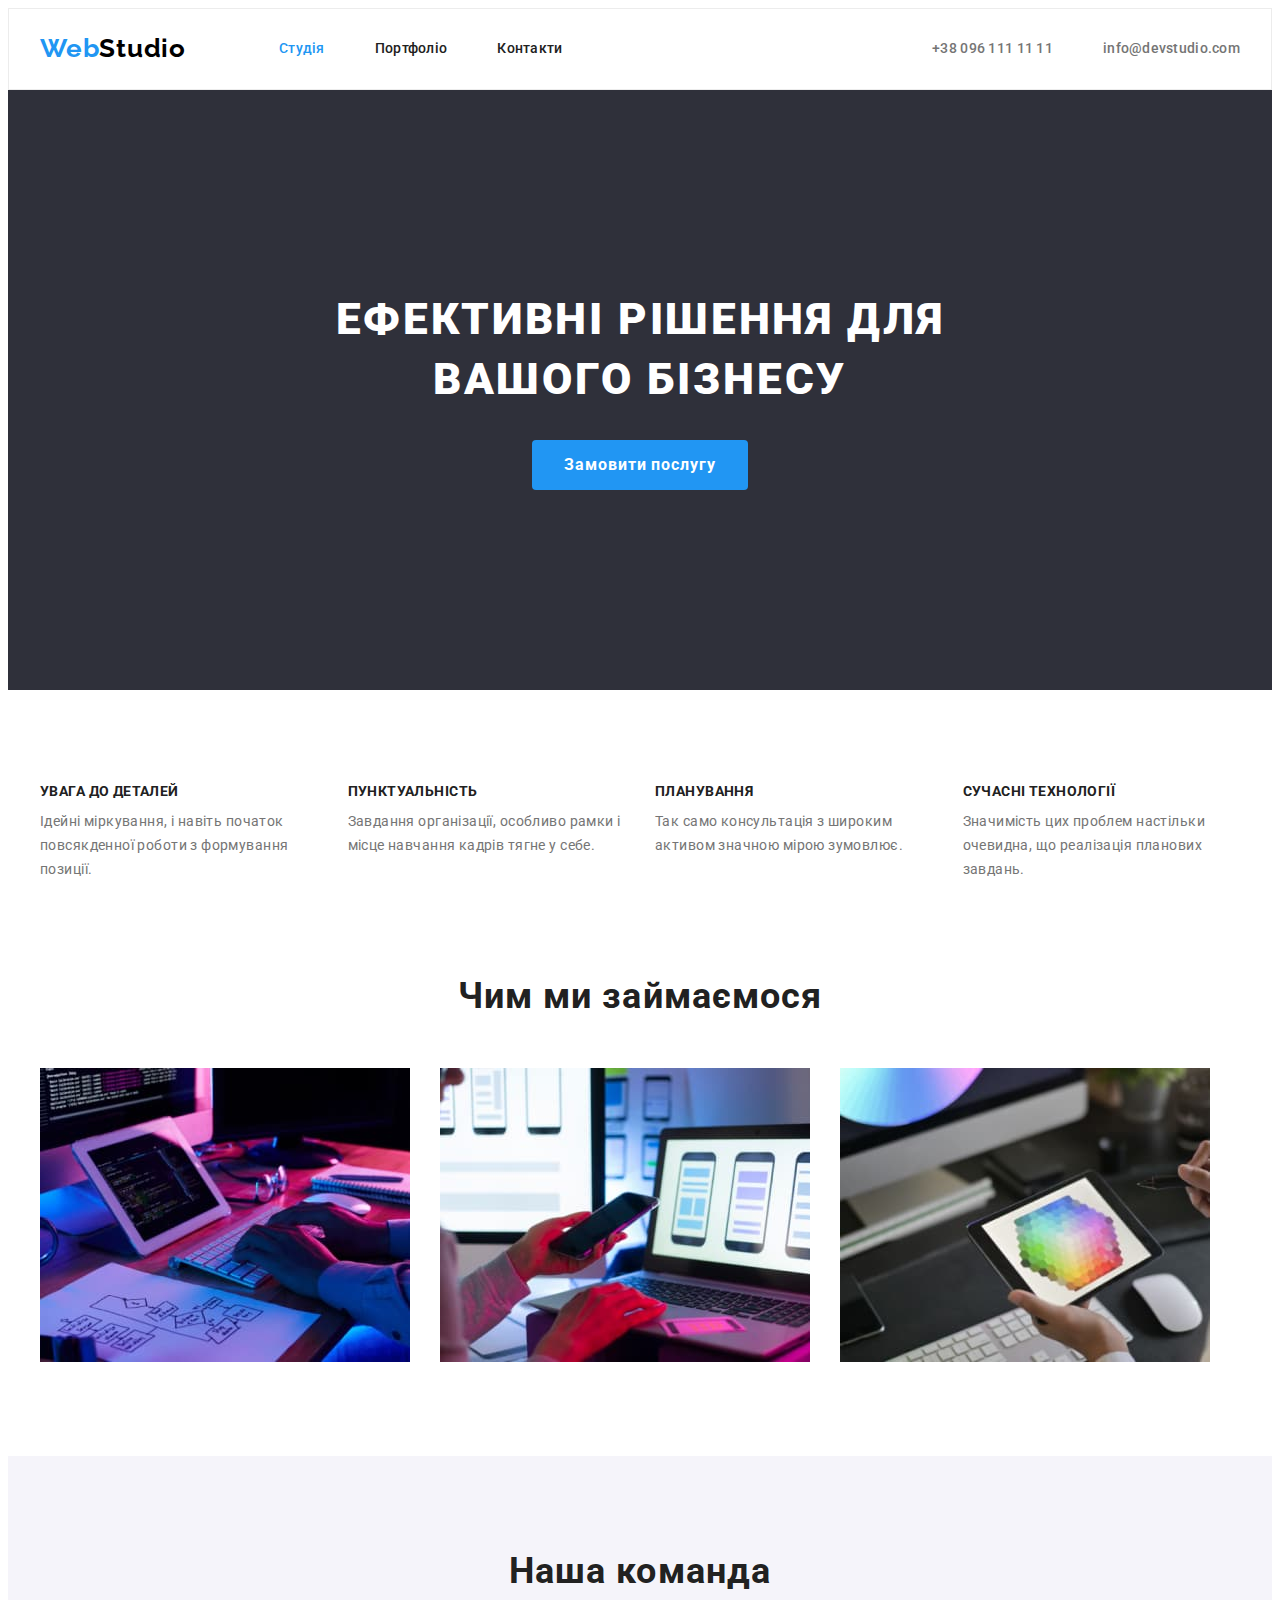
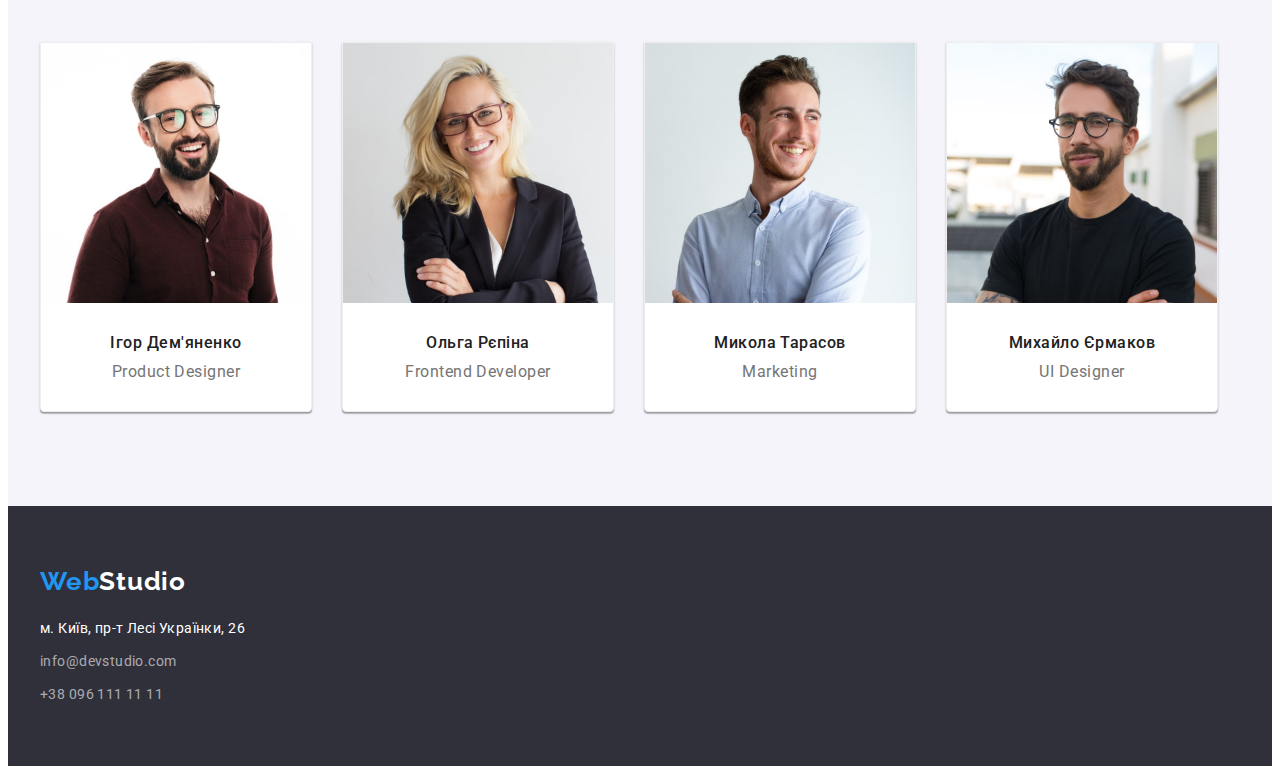
<file: index.html>
<!DOCTYPE html>
<html lang="uk">
  <head>
    <meta charset="UTF-8" />
    <meta http-equiv="X-UA-Compatible" content="IE=edge" />
    <meta name="viewport" content="width=device-width, initial-scale=1.0" />
    <title>Studio</title>
    <link rel="preconnect" href="https://fonts.googleapis.com" />
    <link rel="preconnect" href="https://fonts.gstatic.com" crossorigin />
    <link
      href="https://fonts.googleapis.com/css2?family=Raleway:wght@700&family=Roboto:wght@400;500;700;900&display=swap"
      rel="stylesheet"
    />
    <link
      rel="stylesheet"
      href="https://cdnjs.cloudflare.com/ajax/libs/modern-normalize/1.1.0/modern-normalize.min.css"
      integrity="sha512-wpPYUAdjBVSE4KJnH1VR1HeZfpl1ub8YT/NKx4PuQ5NmX2tKuGu6U/JRp5y+Y8XG2tV+wKQpNHVUX03MfMFn9Q=="
      crossorigin="anonymous"
      referrerpolicy="no-referrer"
    />
    <link rel="stylesheet" href="./css/styles.css" />
  </head>
  <body>
    <header class="header">
      <div class="container container-header">
        <a href="./index.html" lang="en" class="logo-blue link logo"
          >Web<span class="logo-black">Studio</span></a
        >
        <nav>
          <ul class="list container-navigation">
            <li class="navigation-item">
              <a href="" class="navigation-link current link">Студія</a>
            </li>
            <li class="navigation-item">
              <a href="./portfolio.html" class="navigation-link link">Портфоліо</a>
            </li>
            <li class="navigation-item"><a href="" class="navigation-link link">Контакти</a></li>
          </ul>
        </nav>
        <ul class="list container-contact">
          <li><a href="mailto:info@devstudio.com" class="contact link">info@devstudio.com</a></li>
          <li><a href="tel:+380961111111" class="contact link">+38 096 111 11 11</a></li>
        </ul>
      </div>
    </header>

    <main>
      <section class="hero">
        <div class="container hero-container">
          <h1 class="hero-title">Ефективні рішення для вашого бізнесу</h1>
          <button type="button" class="hero-button">Замовити послугу</button>
        </div>
      </section>
      <section class="section section-pb-null">
        <div class="container">
          <h2 class="visually-hidden">Наші переваги</h2>
          <ul class="list preference-container">
            <li class="list-preference">
              <h3 class="item-preference">Увага до деталей</h3>
              <p class="text-preference">
                Ідейні міркування, і навіть початок повсякденної роботи з формування позиції.
              </p>
            </li>
            <li class="list-preference">
              <h3 class="item-preference">Пунктуальність</h3>
              <p class="text-preference">
                Завдання організації, особливо рамки і місце навчання кадрів тягне у себе.
              </p>
            </li>
            <li class="list-preference">
              <h3 class="item-preference">Планування</h3>
              <p class="text-preference">
                Так само консультація з широким активом значною мірою зумовлює.
              </p>
            </li>
            <li class="list-preference">
              <h3 class="item-preference">Сучасні технології</h3>
              <p class="text-preference">
                Значимість цих проблем настільки очевидна, що реалізація планових завдань.
              </p>
            </li>
          </ul>
        </div>
      </section>
      <section class="section">
        <div class="container">
          <h2 class="title-section">Чим ми займаємося</h2>
          <ul class="list section-our-work">
            <li>
              <img
                class="work-tim-project-img"
                src="./images/our-work/our-work-jpg-1.jpg"
                alt="Людина працює на комп'ютері"
                width="370"
                height="294"
              />
            </li>
            <li>
              <img
                class="work-tim-project-img"
                src="./images/our-work/our-work-jpg-2.jpg"
                alt="Людина працює на смартфоні та ноутбуці"
                width="370"
                height="294"
              />
            </li>
            <li>
              <img
                class="work-tim-project-img"
                src="./images/our-work/our-work-jpg-3.jpg"
                alt="Людина працює на графічному планшеті"
                width="370"
                height="294"
              />
            </li>
          </ul>
        </div>
      </section>
      <section class="section-our-tim section">
        <div class="container">
          <h2 class="title-section">Наша команда</h2>
          <ul class="list our-tim-container">
            <li class="list-our-tim">
              <img
                class="img-our-tim work-tim-project-img"
                src="./images/our-team/team-jpg-1.jpg"
                alt="Усміхнений хлопець в окулярах"
                width="270"
                height="260"
              />
              <div class="text-our-tim">
              <h3 class="our-workers">Ігор Дем'яненко</h3>
              <p lang="en" class="working-positions">Product Designer</p>
              </div>
            </li>
            <li class="list-our-tim">
              <img
                class="img-our-tim work-tim-project-img"
                src="./images/our-team/team-jpg-2.jpg"
                alt="Усміхнена дівчина в окулярах"
                width="270"
                height="260"
              />
              <div class="text-our-tim">
              <h3 class="our-workers">Ольга Рєпіна</h3>
              <p lang="en" class="working-positions">Frontend Developer</p>
              </div>
            </li>
            <li class="list-our-tim">
              <img
                class="img-our-tim work-tim-project-img"
                src="./images/our-team/team-jpg-3.jpg"
                alt="Усміхнений хлопець"
                width="270"
                height="260"
              />
              <div class="text-our-tim">
              <h3 class="our-workers">Микола Тарасов</h3>
              <p lang="en" class="working-positions">Marketing</p>
              </div>
            </li>
            <li class="list-our-tim">
              <img
                class="img-our-tim work-tim-project-img"
                src="./images/our-team/team-jpg-4.jpg"
                alt="Усміхнений хлопець в окулярах"
                width="270"
                height="260"
              />
              <div class="text-our-tim">
              <h3 class="our-workers">Михайло Єрмаков</h3>
              <p lang="en" class="working-positions">UI Designer</p>
              </div>
            </li>
          </ul>
        </div>
      </section>
    </main>
    <footer class="footer">
      <div class="container">
          <a href="./index.html" lang="en" class="logo-blue logo-footer link"
            >Web<span class="logo-white">Studio</span></a
          >
          <address class="addres">
            <ul>
              <li class="addres-list">
                <a
                  href="https://goo.gl/maps/gcZeXsUXaWPPvR7o7"
                  target="_blank"
                  rel="noopenet noreferrer nofollow"
                  class="addres-link addres-footer link"
                  >м. Київ, пр-т Лесі Українки, 26</a
                >
              </li>
              <li class="addres-list">
                <a href="mailto:info@devstudio.com" class="mail-pfone-in-footer addres-footer link"
                  >info@devstudio.com</a
                >
              </li>
              <li class="addres-list">
                <a href="tel:+380961111111" class="mail-pfone-in-footer addres-footer link"
                  >+38 096 111 11 11</a
                >
              </li>
            </ul>
          </address>
      </div>
    </footer>
  </body>
</html>
</file>
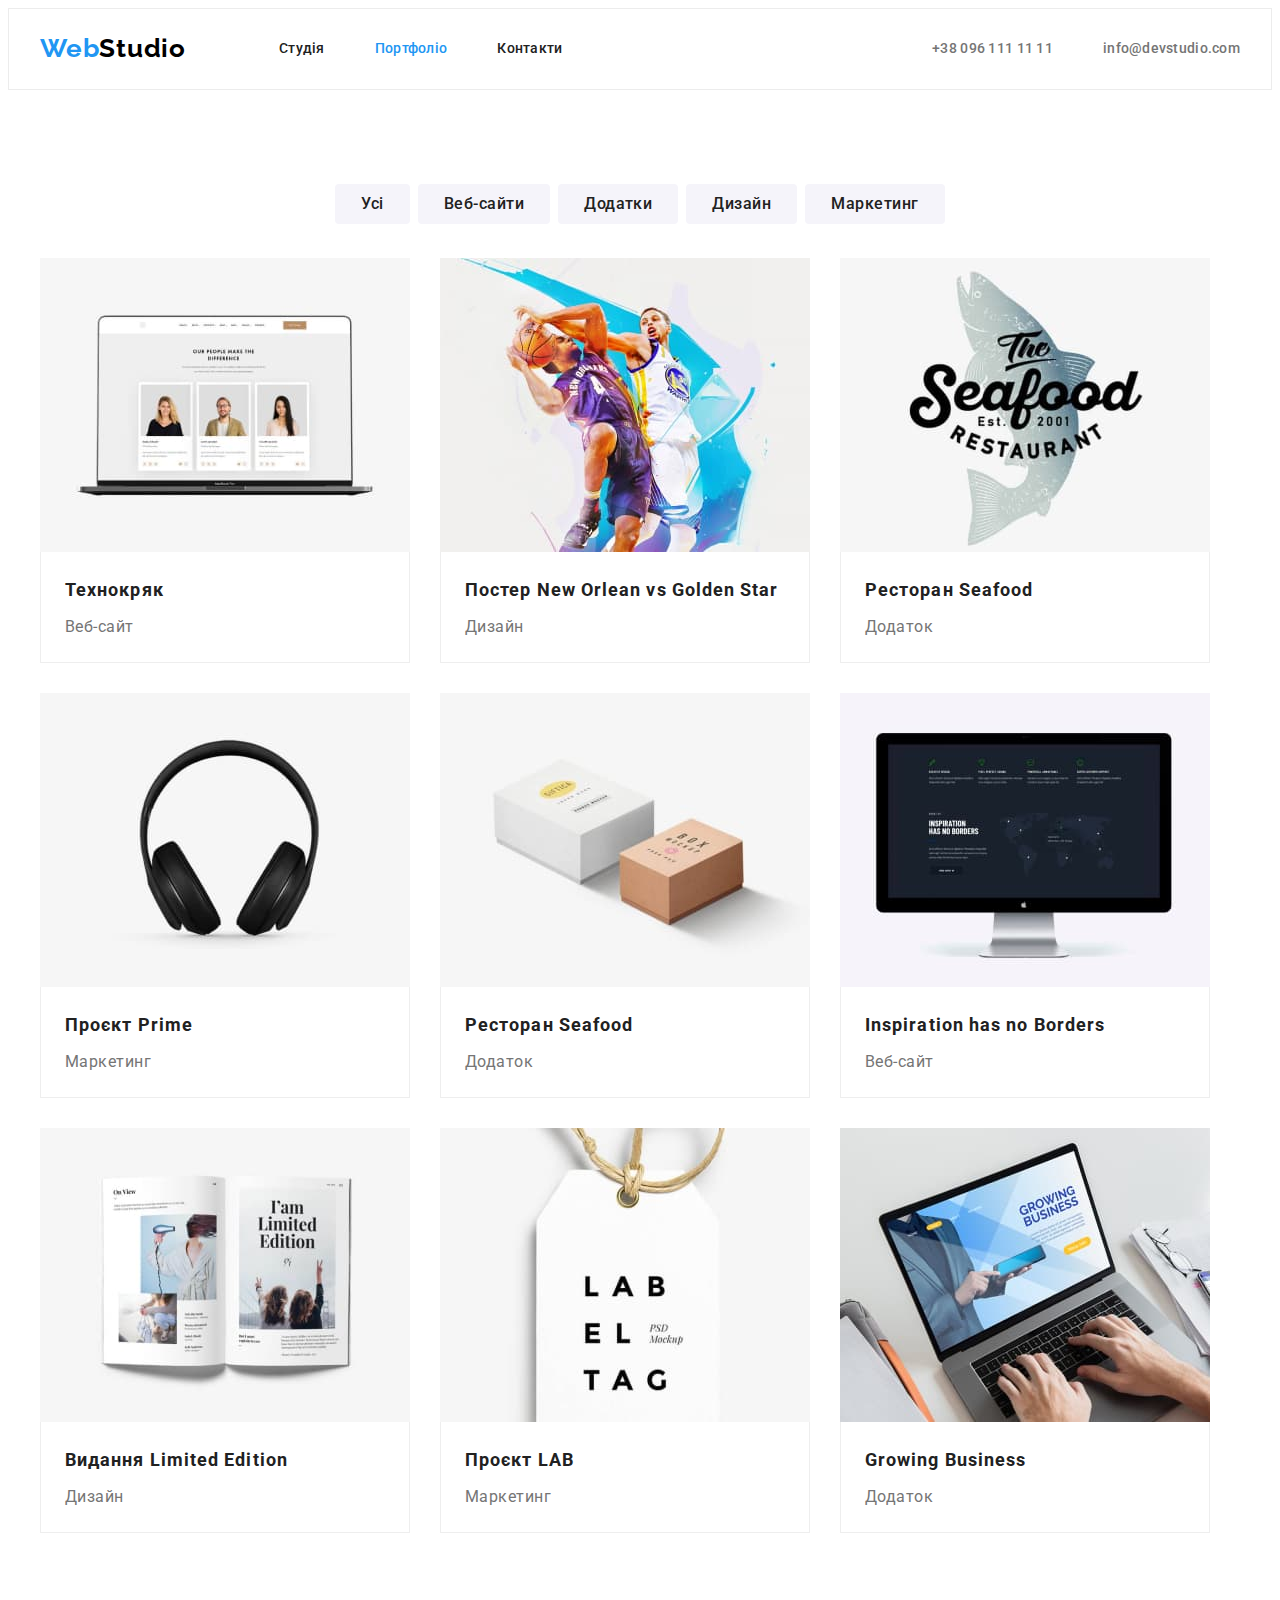
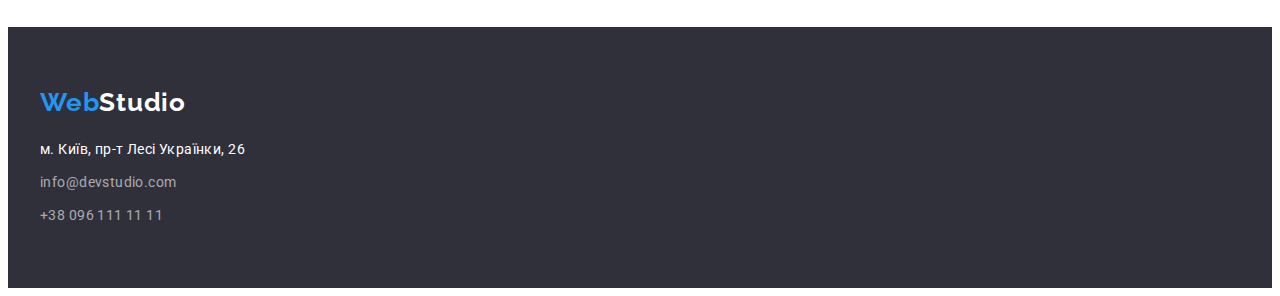
<file: portfolio.html>
<!DOCTYPE html>
<html lang="uk">
  <head>
    <meta charset="UTF-8" />
    <meta http-equiv="X-UA-Compatible" content="IE=edge" />
    <meta name="viewport" content="width=device-width, initial-scale=1.0" />
    <title>Portfolio</title>
    <link rel="preconnect" href="https://fonts.googleapis.com" />
    <link rel="preconnect" href="https://fonts.gstatic.com" crossorigin />
    <link
      href="https://fonts.googleapis.com/css2?family=Raleway:wght@700&family=Roboto:wght@400;500;700;900&display=swap"
      rel="stylesheet"
    />
    <link
      rel="stylesheet"
      href="https://cdnjs.cloudflare.com/ajax/libs/modern-normalize/1.1.0/modern-normalize.min.css"
      integrity="sha512-wpPYUAdjBVSE4KJnH1VR1HeZfpl1ub8YT/NKx4PuQ5NmX2tKuGu6U/JRp5y+Y8XG2tV+wKQpNHVUX03MfMFn9Q=="
      crossorigin="anonymous"
      referrerpolicy="no-referrer"
    />
    <link rel="stylesheet" href="./css/styles.css" />
  </head>
  <body>
    <header class="header">
      <div class="container container-header">
        <a href="./index.html" lang="en" class="logo-blue link logo"
          >Web<span class="logo-black">Studio</span></a
        >
        <nav>
          <ul class="list container-navigation">
            <li class="navigation-item">
              <a href="./index.html" class="navigation-link link">Студія</a>
            </li>
            <li class="navigation-item">
              <a href="" class="navigation-link current link">Портфоліо</a>
            </li>
            <li class="navigation-item"><a href="" class="navigation-link link">Контакти</a></li>
          </ul>
        </nav>
        <ul class="list container-contact">
          <li><a href="mailto:info@devstudio.com" class="contact link">info@devstudio.com</a></li>
          <li><a href="tel:+380961111111" class="contact link">+38 096 111 11 11</a></li>
        </ul>
      </div>
    </header>

    <main>
      <section class="section-our-projects section">
        <div class="container">
          <ul class="list container-btn">
            <li><button type="button" class="button-our-projects">Усі</button></li>
            <li><button type="button" class="button-our-projects">Веб-сайти</button></li>
            <li><button type="button" class="button-our-projects">Додатки</button></li>
            <li><button type="button" class="button-our-projects">Дизайн</button></li>
            <li><button type="button" class="button-our-projects">Маркетинг</button></li>
          </ul>
          <h1 class="visually-hidden">Наші проекти</h1>
          <ul class="list our-project">
            <li class="item-our-project">
              <a href="" class="link-our-project link">
                <img
                  class="img-project work-tim-project-img"
                  src="./images/portfolio-projects/project-img1.jpg"
                  alt="Двое усміхнених дівчат та хлопець в окулярах"
                  width="370"
                  height="294"
                />
                <div class="text-our-project">
                  <h2 class="title-our-projects">Технокряк</h2>
                  <p class="project-type">Веб-сайт</p>
                </div>
              </a>
            </li>
            <li class="item-our-project">
              <a href="" class="link-our-project link">
                <img
                  class="img-project work-tim-project-img"
                  src="./images/portfolio-projects/project-img2.jpg"
                  alt="Двоє чоловіків грають в баскетбол"
                  width="370"
                  height="294"
                />
                <div class="text-our-project">
                  <h2 class="title-our-projects">
                    Постер <span lang="en">New Orlean vs Golden Star</span>
                  </h2>
                  <p class="project-type">Дизайн</p>
                </div>
              </a>
            </li>
            <li class="item-our-project">
              <a href="" class="link-our-project link">
                <img
                  class="img-project work-tim-project-img"
                  src="./images/portfolio-projects/project-img3.jpg"
                  alt="Емблема рибного ресторану"
                  width="370"
                  height="294"
                />
                <div class="text-our-project">
                  <h2 class="title-our-projects">Ресторан <span lang="en">Seafood</span></h2>
                  <p class="project-type">Додаток</p>
                </div>
              </a>
            </li>
            <li class="item-our-project">
              <a href="" class="link-our-project link">
                <img
                  class="img-project work-tim-project-img"
                  src="./images/portfolio-projects/project-img4.jpg"
                  alt="Бездротові навушники"
                  width="370"
                  height="294"
                />
                <div class="text-our-project">
                  <h2 class="title-our-projects">Проєкт <span lang="en">Prime</span></h2>
                  <p class="project-type">Маркетинг</p>
                </div>
              </a>
            </li>
            <li class="item-our-project">
              <a href="" class="link-our-project link">
                <img
                  class="img-project work-tim-project-img"
                  src="./images/portfolio-projects/project-img5.jpg"
                  alt="Дві коробочки"
                  width="370"
                  height="294"
                />
                <div class="text-our-project">
                  <h2 class="title-our-projects">Ресторан <span lang="en">Seafood</span></h2>
                  <p class="project-type">Додаток</p>
                </div>
              </a>
            </li>
            <li class="item-our-project">
              <a href="" class="link-our-project link">
                <img
                  class="img-project work-tim-project-img"
                  src="./images/portfolio-projects/project-img6.jpg"
                  alt="Монітор"
                  width="370"
                  height="294"
                />
                <div class="text-our-project">
                  <h2 lang="en" class="title-our-projects">Inspiration has no Borders</h2>
                  <p class="project-type">Веб-сайт</p>
                </div>
              </a>
            </li>
            <li class="item-our-project">
              <a href="" class="link-our-project link">
                <img
                  class="img-project work-tim-project-img"
                  src="./images/portfolio-projects/project-img7.jpg"
                  alt="Розгорнутий глянцевий журнал"
                  width="370"
                  height="294"
                />
                <div class="text-our-project">
                  <h2 class="title-our-projects">Видання <span lang="en">Limited Edition</span></h2>
                  <p class="project-type">Дизайн</p>
                </div>
              </a>
            </li>
            <li class="item-our-project">
              <a href="" class="link-our-project link">
                <img
                  class="img-project work-tim-project-img"
                  src="./images/portfolio-projects/project-img8.jpg"
                  alt="Картонна етикетка"
                  width="370"
                  height="294"
                />
                <div class="text-our-project">
                  <h2 class="title-our-projects">
                    Проєкт <span lang="en" class="capital-letters">Lab</span>
                  </h2>
                  <p class="project-type">Маркетинг</p>
                </div>
              </a>
            </li>
            <li class="item-our-project">
              <a href="" class="link-our-project link">
                <img
                  class="img-project work-tim-project-img"
                  src="./images/portfolio-projects/project-img9.jpg"
                  alt="Людина працює за комп'ютером"
                  width="370"
                  height="294"
                />
                <div class="text-our-project">
                  <h2 lang="en" class="title-our-projects">Growing Business</h2>
                  <p class="project-type">Додаток</p>
                </div>
              </a>
            </li>
          </ul>
        </div>
      </section>
    </main>
    <footer class="footer">
      <div class="container">
        <a href="./index.html" lang="en" class="logo-blue logo-footer link"
          >Web<span class="logo-white">Studio</span></a
        >
        <address class="addres">
          <ul>
            <li class="addres-list">
              <a
                href="https://goo.gl/maps/gcZeXsUXaWPPvR7o7"
                target="_blank"
                rel="noopenet noreferrer nofollow"
                class="addres-link addres-footer link"
                >м. Київ, пр-т Лесі Українки, 26</a
              >
            </li>
            <li class="addres-list">
              <a href="mailto:info@devstudio.com" class="mail-pfone-in-footer addres-footer link"
                >info@devstudio.com</a
              >
            </li>
            <li class="addres-list">
              <a href="tel:+380961111111" class="mail-pfone-in-footer addres-footer link"
                >+38 096 111 11 11</a
              >
            </li>
          </ul>
        </address>
      </div>
    </footer>
  </body>
</html>
</file>
<file: css/styles.css>
:root {
  --color-bg-header-and-logo-btn-addres: #ffffff;
  --color-logo-and-focus-btn-hero: #2196f3;
  --color-logo-light-bg: #000000;
  --color-nav-and-title-and-btn-project: #212121;
  --color-bg_section-preference-work-projects: #f5f5f5;
  --color-contacts-and-paragraph: #757575;
  --color-bg-our-tim-and-bg-button-our-projects: #f5f4fa;
  --color-bg-hero-and-footer: #2f303a;
  --color-button-hero-focus: #188ce8;
  --color-contact-in-footer: rgba(255, 255, 255, 0.6);
}

p,
h1,
h2,
h3 {
  margin: 0;
}

ul {
  margin: 0;
  padding-left: 0;
}

body {
  font-family: 'Roboto', sans-serif;
  font-size: 14px;
  color: var(--color-contacts-and-paragraph);
}

.list {
  list-style: none;
}

.link {
  text-decoration: none;
}

/* -----------HEADER---------------- */
.header {
  border: 1px solid #ececec;
}

.container {
  width: 1200px;
  padding-left: 15px;
  padding-right: 15px;
  margin: 0 auto;
}

.container-header {
  display: flex;
}
.container-navigation {
  display: flex;
  gap: 50px;
}
.container-contact {
  display: flex;
  gap: 50px;
  margin-left: auto;
  flex-direction: row-reverse;
  align-items: center;
}

.logo {
  padding-top: 24px;
  padding-bottom: 25px;
  margin-right: 93px;
}
.logo-blue {
  font-family: 'Raleway', sans-serif;
  font-weight: 700;
  font-size: 26px;
  line-height: 1.19;
  letter-spacing: 0.03em;
  color: var(--color-logo-and-focus-btn-hero);
}
.logo-black {
  color: var(--color-logo-light-bg);
}

.navigation-link {
  padding: 32px 0;
  display: block;
  font-weight: 500;
  line-height: 1.14;
  letter-spacing: 0.02em;
  color: var(--color-nav-and-title-and-btn-project);
}
.navigation-link:hover,
.navigation-link:focus {
  color: var(--color-logo-and-focus-btn-hero);
}
.current {
  color: var(--color-logo-and-focus-btn-hero);
}
.contact {
  padding: 32px 0;
  display: block;
  font-weight: 500;
  line-height: 1.14;
  letter-spacing: 0.02em;
  color: inherit;
}
.contact:hover,
.contact:focus {
  color: var(--color-logo-and-focus-btn-hero);
}
/* ----------STUDIO------------------ */
/* ---------section---HERO--------------- */
.section {
  padding-top: 94px;
  padding-bottom: 94px;
}
.hero {
  padding: 200px 0;
  background: var(--color-bg-hero-and-footer);
}

.hero-container {
  display: flex;
  flex-direction: column;
  align-items: center;
}

.hero-title {
  margin-bottom: 30px;
  max-width: 696px;
  vertical-align: middle;
  font-weight: 900;
  font-size: 44px;
  line-height: 1.36;
  text-align: center;
  letter-spacing: 0.06em;
  text-transform: uppercase;
  color: var(--color-bg-header-and-logo-btn-addres);
}

.hero-button {
  background: var(--color-logo-and-focus-btn-hero);
  font-family: inherit;
  font-weight: 700;
  font-size: 16px;
  line-height: 1.88;
  letter-spacing: 0.06em;
  border-radius: 4px;
  cursor: pointer;
  min-width: 216;
  height: 50;
  padding: 10px 32px;
  border: 1px transparent;
  color: var(--color-bg-header-and-logo-btn-addres);
}
.hero-button:hover,
.hero-button:focus {
  background: var(--color-button-hero-focus);
}
/* -----------SECTION------НАШІ-ПЕРЕВАГИ-----------*/
.visually-hidden {
  position: absolute;
  white-space: nowrap;
  width: 1px;
  height: 1px;
  overflow: hidden;
  border: 0;
  padding: 0;
  clip: rect(0 0 0 0);
  clip-path: inset(50%);
  margin: -1px;
}
.section-pb-null {
  padding-bottom: 0;
}
.preference-container {
  display: flex;
}

.list-preference {
  flex-basis: calc((100% - 90px) / 4);
}

.list-preference:not(:last-child) {
  margin-right: 30px;
}

.item-preference {
  margin-bottom: 10px;
  font-size: inherit;
  line-height: 1.14;
  letter-spacing: 0.03em;
  text-transform: uppercase;
  color: var(--color-nav-and-title-and-btn-project);
}

.text-preference {
  line-height: 1.71;
  letter-spacing: 0.03em;
}
/* -----------SECTION--------ЧИМ_МИ_ЗАЙМАЄМОСЯ--------------- */
.section-our-work {
  display: flex;
  gap: 30px;
}

.work-tim-project-img {
  display: block;
}

.title-section {
  margin-bottom: 50px;
  font-size: 36px;
  line-height: 1.17;
  text-align: center;
  letter-spacing: 0.03em;
  color: var(--color-nav-and-title-and-btn-project);
}
/* -----------SECTION-----НАША-КОМАНДА------------ */

.our-tim-container {
  display: flex;
  gap: 30px;
}
.text-our-tim {
  padding: 30px;
}

.img-our-tim {
  /* margin-bottom: 30px; */
}
.section-our-tim {
  background: var(--color-bg-our-tim-and-bg-button-our-projects);
}

.list-our-tim {
  border: 1px solid #eeeeee;
  box-shadow: 0px 1px 3px rgba(0, 0, 0, 0.12), 0px 1px 1px rgba(0, 0, 0, 0.14),
    0px 2px 1px rgba(0, 0, 0, 0.2);
  border-radius: 0px 0px 4px 4px;
  background-color: var(--color-bg-header-and-logo-btn-addres);
}
.our-workers {
  margin-bottom: 10px;
  font-weight: 500;
  font-size: 16px;
  line-height: 1.19;
  text-align: center;
  letter-spacing: 0.03em;
  color: var(--color-nav-and-title-and-btn-project);
}
.working-positions {
  font-size: 16px;
  line-height: 1.19;
  text-align: center;
  letter-spacing: 0.03em;
}
/* ------------PORTFOLIO----------------- */
/* ------SECTION-------НАШІ-РОБОТИ---*/

.container-btn {
  display: flex;
  justify-content: center;
  gap: 8px;
  margin-bottom: 34px;
}

.button-our-projects {
  padding: 6px 22px;
  border-radius: 4px;
  border: 1px solid transparent;
  background: var(--color-bg-our-tim-and-bg-button-our-projects);
  font-family: inherit;
  font-weight: 500;
  font-size: 16px;
  line-height: 1.63;
  text-align: center;
  letter-spacing: 0.03em;
  cursor: pointer;
  color: var(--color-nav-and-title-and-btn-project);
}

.button-our-projects:nth-child(1) {
  padding-right: 25px;
  padding-left: 25px;
}

.button-our-projects:hover,
.button-our-projects:focus {
  background: var(--color-logo-and-focus-btn-hero);
  color: var(--color-bg-header-and-logo-btn-addres);
}
.link-our-project {
  color: inherit;
}

.title-our-projects {
  margin-bottom: 4px;
  font-size: 18px;
  line-height: 2;
  letter-spacing: 0.06em;
  color: var(--color-nav-and-title-and-btn-project);
}

.our-project {
  display: flex;
  flex-wrap: wrap;
  gap: 30px;
  width: calc((100% - 60) / 3);
}

.item-our-project {
  /* border: 1px solid #EEEEEE; */
}

.img-project {
  /* margin-bottom: 20px; */
}

.project-type {
  /* padding-bottom: 20px; */
  font-size: 16px;
  line-height: 1.88;
  letter-spacing: 0.03em;
}

.text-our-project {
  padding: 20px 24px;
  display: block;
  border: 1px solid #eeeeee;
  border-top: none;
}

.capital-letters {
  text-transform: uppercase;
}
/* ----------FOOTER--------------------- */
.footer {
  padding: 60px 0;
  background: var(--color-bg-hero-and-footer);
}

.logo-white {
  color: var(--color-bg-header-and-logo-btn-addres);
}

.addres-list:not(:last-child) {
  margin-bottom: 9px;
}
.addres {
  font-style: normal;
  margin-top: 20px;
}
.addres-footer:hover,
.addres-footer:focus {
  color: var(--color-logo-and-focus-btn-hero);
}

.addres-link {
  line-height: 1.71;
  letter-spacing: 0.03em;
  color: var(--color-bg-header-and-logo-btn-addres);
}
.addres-list {
  list-style: none;
}

.mail-pfone-in-footer {
  font-weight: 400;
  line-height: 1.71;
  letter-spacing: 0.03em;
  color: var(--color-contact-in-footer);
}
</file>
